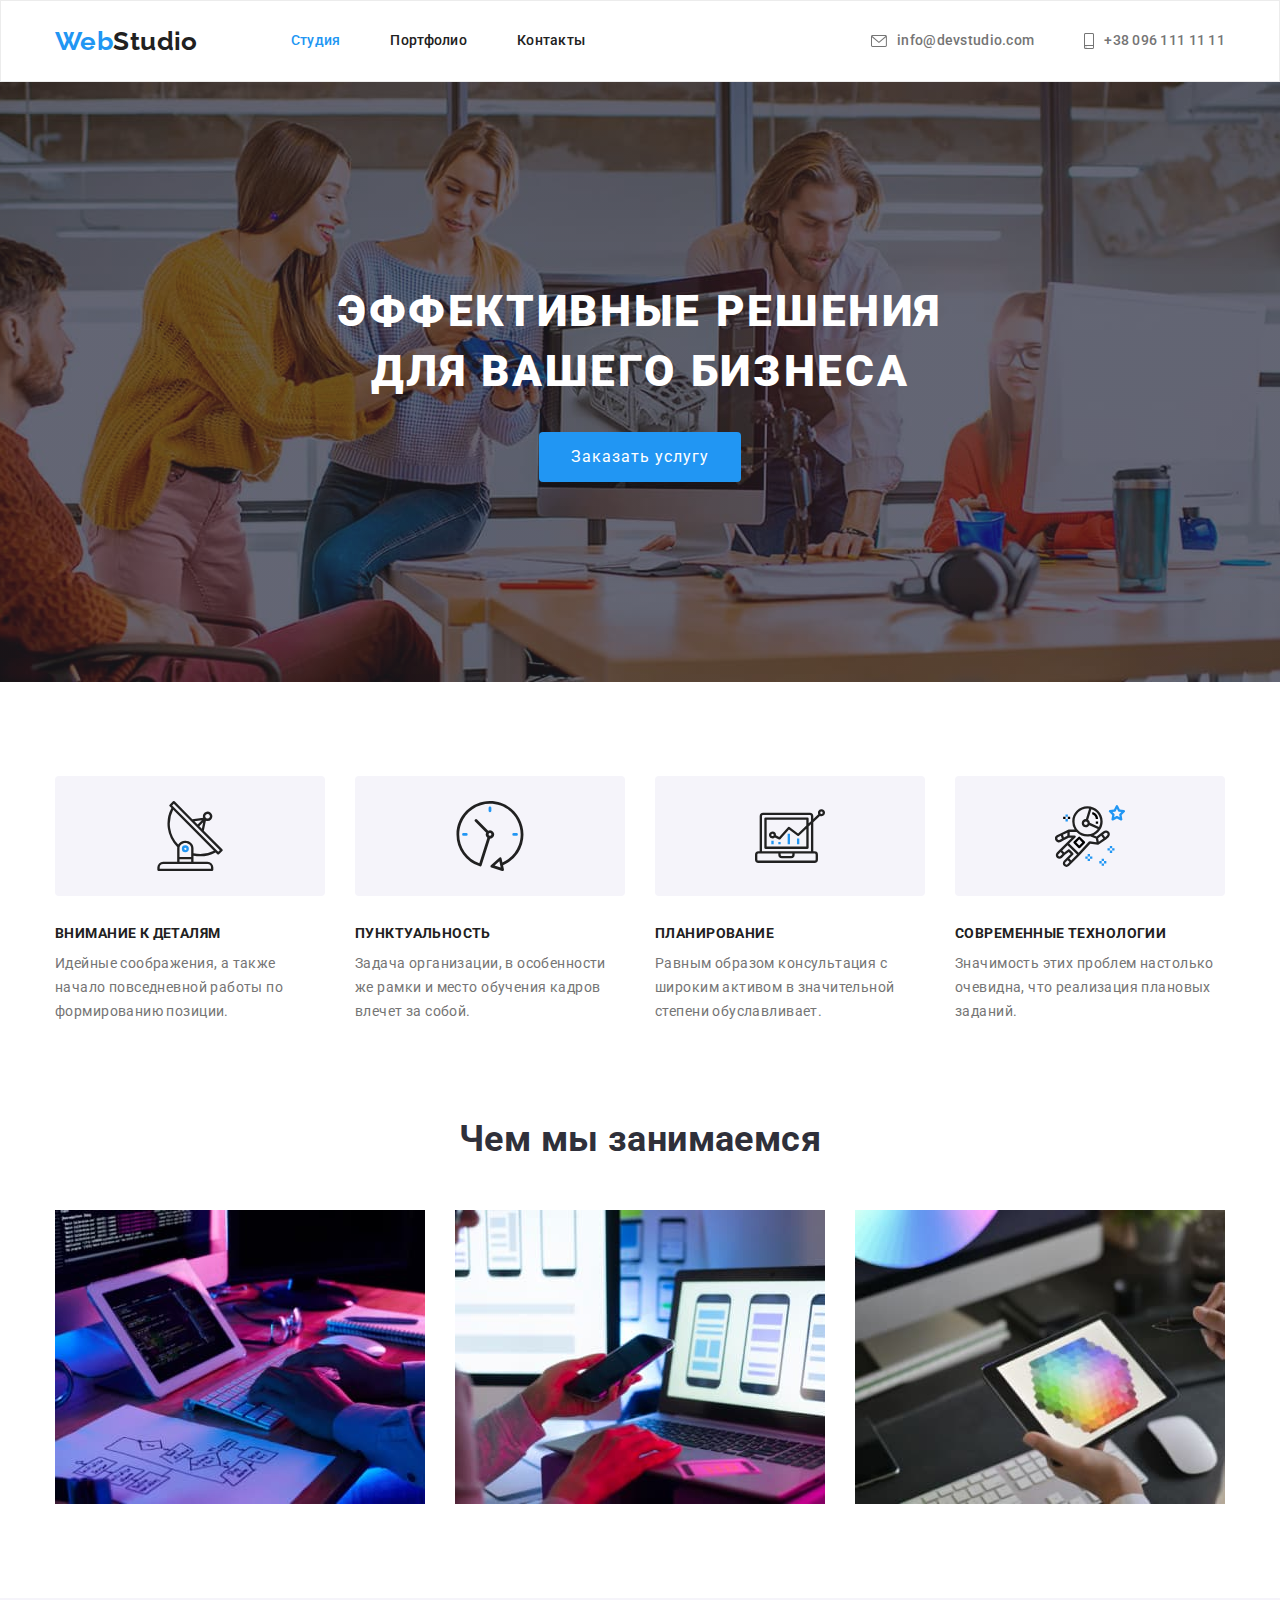
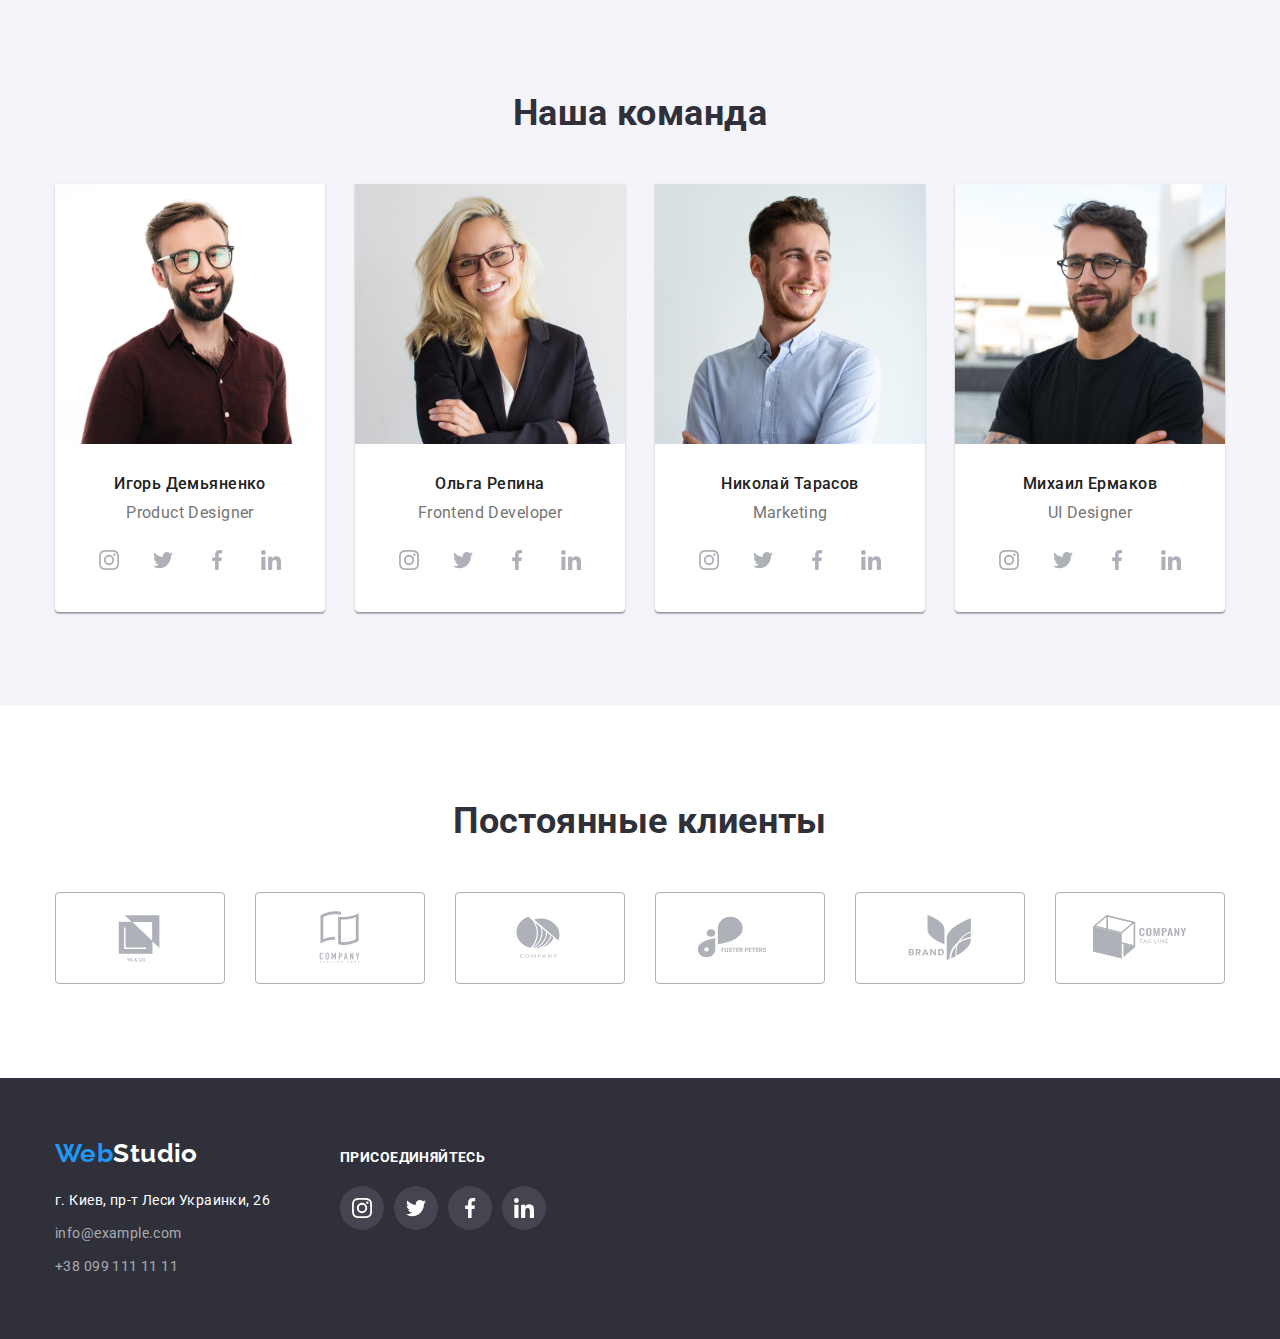
<file: index.html>
<!DOCTYPE html>
<html lang="ru">
  <head>
    <meta charset="UTF-8" />
    <meta http-equiv="X-UA-Compatible" content="IE=edge" />
    <meta name="viewport" content="width=device-width, initial-scale=1.0" />
    <title>WebStudio</title>
    <link rel="preconnect" href="https://fonts.googleapis.com" />
    <link rel="preconnect" href="https://fonts.gstatic.com" crossorigin />
    <link
      href="https://fonts.googleapis.com/css2?family=Raleway:wght@700&family=Roboto:wght@400;500;700;900&display=swap"
      rel="stylesheet"
    />
    <link
      rel="stylesheet"
      href="https://cdnjs.cloudflare.com/ajax/libs/modern-normalize/1.1.0/modern-normalize.min.css"
    />
    <link rel="stylesheet" href="css/styles.css" />
  </head>

  <body>
    <!-- Header -->
    <header class="header">
      <div class="container container-header">
        <!-- Header nav -->
        <nav class="header-nav">
          <a class="header-logo" href="./index.html"><span class="logo-studio">Web</span>Studio</a>
          <ul class="header-list">
            <li class="header-list-item">
              <a class="header-link current" href="./index.html">Студия</a>
            </li>
            <li class="header-list-item">
              <a class="header-link" href="./portfolio.html">Портфолио</a>
            </li>
            <li class="header-list-item"><a class="header-link" href="">Контакты</a></li>
          </ul>
        </nav>
        <!-- Header contact -->
        <ul class="header-contact">
          <!-- e-mail -->
          <li class="header-contact-item">
            <a class="header-link-contact" href="mailto:info@devstudio.com">
              <svg class="contact-icon" width="16" height="12">
                <use href="./images/icons.svg#icon-envelope"></use>
              </svg>
              info@devstudio.com
            </a>
          </li>
          <!-- phone number -->
          <li class="header-contact-item">
            <a class="header-link-contact" href="tel:+380961111111">
              <svg class="contact-icon" width="10" height="16">
                <use href="./images/icons.svg#icon-smartphone"></use>
              </svg>
              +38 096 111 11 11
            </a>
          </li>
        </ul>
      </div>
    </header>
    <!-- Main -->
    <main class="main">
      <!-- Lead banner -->
      <section class="section lead overlay">
        <div class="container-lead container">
          <h1 class="lead-slogan">Эффективные решения для вашего бизнеса</h1>
          <button class="lead-btn" type="button">Заказать услугу</button>
        </div>
      </section>
      <!-- Advantages section -->
      <section class="section advantages">
        <div class="container">
          <h2 class="visually-hidden">Преимущества</h2>
          <ul class="advantages-list">
            <li class="advantages-item">
              <div class="advantages-icon-box">
                <svg class="advantages-icon" width="70" height="70">
                  <use href="./images/icons.svg#icon-antenna"></use>
                </svg>
              </div>
              <h3 class="advantages-subtitle">Внимание к деталям</h3>
              <p class="advantages-desc">
                Идейные соображения, а также начало повседневной работы по формированию позиции.
              </p>
            </li>
            <li class="advantages-item">
              <div class="advantages-icon-box">
                <svg class="advantages-icon" width="70" height="70">
                  <use href="./images/icons.svg#icon-clock"></use>
                </svg>
              </div>
              <h3 class="advantages-subtitle">Пунктуальность</h3>
              <p class="advantages-desc">
                Задача организации, в особенности же рамки и место обучения кадров влечет за собой.
              </p>
            </li>
            <li class="advantages-item">
              <div class="advantages-icon-box">
                <svg class="advantages-icon" width="70" height="70">
                  <use href="./images/icons.svg#icon-computer-diagram"></use>
                </svg>
              </div>
              <h3 class="advantages-subtitle">Планирование</h3>
              <p class="advantages-desc">
                Равным образом консультация с широким активом в значительной степени обуславливает.
              </p>
            </li>
            <li class="advantages-item">
              <div class="advantages-icon-box">
                <svg class="advantages-icon" width="70" height="70">
                  <use href="./images/icons.svg#icon-astronaut"></use>
                </svg>
              </div>
              <h3 class="advantages-subtitle">Современные технологии</h3>
              <p class="advantages-desc">
                Значимость этих проблем настолько очевидна, что реализация плановых заданий.
              </p>
            </li>
          </ul>
        </div>
      </section>
      <!-- Activity section -->
      <section class="section activity">
        <div class="container-activity container">
          <h2 class="title">Чем мы занимаемся</h2>
          <ul class="activity-list">
            <li class="activity-item">
              <img
                class="activity-img"
                src="./images/our-working/coding.jpg"
                alt="верстка"
                width="370"
              />
            </li>
            <li class="activity-item">
              <img
                class="activity-img"
                src="./images/our-working/css.jpg"
                alt="стили"
                width="370"
              />
            </li>
            <li class="activity-item">
              <img
                class="activity-img"
                src="./images/our-working/coloring.jpg"
                alt="дизайн"
                width="370"
              />
            </li>
          </ul>
        </div>
      </section>
      <!-- Team section -->
      <section class="section team">
        <div class="container-team container">
          <h2 class="title">Наша команда</h2>
          <ul class="team-list">
            <li class="team-item">
              <img
                class="team-avatar"
                src="./images/team/igor-demjanenko.jpg"
                alt="Дизайнер продукта"
                width="270"
              />
              <div class="team-tank">
                <h3 class="team-name">Игорь Демьяненко</h3>
                <p class="team-position">Product Designer</p>
                <ul class="team-social-box">
                  <li class="team-social-item">
                    <a href="" class="team-social-link" target="_blank" rel="noopener noreferrer">
                      <svg class="team-social-icon" width="20px" height="20px">
                        <use href="./images/icons.svg#icon-instagram"></use>
                      </svg>
                    </a>
                  </li>
                  <li class="team-social-item">
                    <a href="" class="team-social-link" target="_blank" rel="noopener noreferrer">
                      <svg class="team-social-icon" width="20px" height="20px">
                        <use href="./images/icons.svg#icon-twitter"></use>
                      </svg>
                    </a>
                  </li>
                  <li class="team-social-item">
                    <a href="" class="team-social-link" target="_blank" rel="noopener noreferrer">
                      <svg class="team-social-icon" width="20px" height="20px">
                        <use href="./images/icons.svg#icon-facebook"></use>
                      </svg>
                    </a>
                  </li>
                  <li class="team-social-item">
                    <a href="" class="team-social-link" target="_blank" rel="noopener noreferrer">
                      <svg class="team-social-icon" width="20px" height="20px">
                        <use href="./images/icons.svg#icon-linkedin"></use>
                      </svg>
                    </a>
                  </li>
                </ul>
              </div>
            </li>
            <li class="team-item">
              <img
                class="team-avatar"
                src="./images/team/olga-repina.jpg"
                alt="Фронтенд зазработчик"
                width="270"
              />
              <div class="team-tank">
                <h3 class="team-name">Ольга Репина</h3>
                <p class="team-position">Frontend Developer</p>
                <ul class="team-social-box">
                  <li class="team-social-item">
                    <a href="" class="team-social-link" target="_blank" rel="noopener noreferrer">
                      <svg class="team-social-icon" width="20px" height="20px">
                        <use href="./images/icons.svg#icon-instagram"></use>
                      </svg>
                    </a>
                  </li>
                  <li class="team-social-item">
                    <a href="" class="team-social-link" target="_blank" rel="noopener noreferrer">
                      <svg class="team-social-icon" width="20px" height="20px">
                        <use href="./images/icons.svg#icon-twitter"></use>
                      </svg>
                    </a>
                  </li>
                  <li class="team-social-item">
                    <a href="" class="team-social-link" target="_blank" rel="noopener noreferrer">
                      <svg class="team-social-icon" width="20px" height="20px">
                        <use href="./images/icons.svg#icon-facebook"></use>
                      </svg>
                    </a>
                  </li>
                  <li class="team-social-item">
                    <a href="" class="team-social-link" target="_blank" rel="noopener noreferrer">
                      <svg class="team-social-icon" width="20px" height="20px">
                        <use href="./images/icons.svg#icon-linkedin"></use>
                      </svg>
                    </a>
                  </li>
                </ul>
              </div>
            </li>
            <li class="team-item">
              <img
                class="team-avatar"
                src="./images/team/nikolay-tarasov.jpg"
                alt="Маркетолог"
                width="270"
              />
              <div class="team-tank">
                <h3 class="team-name">Николай Тарасов</h3>
                <p class="team-position">Marketing</p>
                <ul class="team-social-box">
                  <li class="team-social-item">
                    <a href="" class="team-social-link" target="_blank" rel="noopener noreferrer">
                      <svg class="team-social-icon" width="20px" height="20px">
                        <use href="./images/icons.svg#icon-instagram"></use>
                      </svg>
                    </a>
                  </li>
                  <li class="team-social-item">
                    <a href="" class="team-social-link" target="_blank" rel="noopener noreferrer">
                      <svg class="team-social-icon" width="20px" height="20px">
                        <use href="./images/icons.svg#icon-twitter"></use>
                      </svg>
                    </a>
                  </li>
                  <li class="team-social-item">
                    <a href="" class="team-social-link" target="_blank" rel="noopener noreferrer">
                      <svg class="team-social-icon" width="20px" height="20px">
                        <use href="./images/icons.svg#icon-facebook"></use>
                      </svg>
                    </a>
                  </li>
                  <li class="team-social-item">
                    <a href="" class="team-social-link" target="_blank" rel="noopener noreferrer">
                      <svg class="team-social-icon" width="20px" height="20px">
                        <use href="./images/icons.svg#icon-linkedin"></use>
                      </svg>
                    </a>
                  </li>
                </ul>
              </div>
            </li>
            <li class="team-item">
              <img
                class="team-avatar"
                src="./images/team/mikhail-ermakov.jpg"
                alt="Дизайнер интерфейса"
                width="270"
              />
              <div class="team-tank">
                <h3 class="team-name">Михаил Ермаков</h3>
                <p class="team-position">UI Designer</p>
                <ul class="team-social-box">
                  <li class="team-social-item">
                    <a href="" class="team-social-link" target="_blank" rel="noopener noreferrer">
                      <svg class="team-social-icon" width="20px" height="20px">
                        <use href="./images/icons.svg#icon-instagram"></use>
                      </svg>
                    </a>
                  </li>
                  <li class="team-social-item">
                    <a href="" class="team-social-link" target="_blank" rel="noopener noreferrer">
                      <svg class="team-social-icon" width="20px" height="20px">
                        <use href="./images/icons.svg#icon-twitter"></use>
                      </svg>
                    </a>
                  </li>
                  <li class="team-social-item">
                    <a href="" class="team-social-link" target="_blank" rel="noopener noreferrer">
                      <svg class="team-social-icon" width="20px" height="20px">
                        <use href="./images/icons.svg#icon-facebook"></use>
                      </svg>
                    </a>
                  </li>
                  <li class="team-social-item">
                    <a href="" class="team-social-link" target="_blank" rel="noopener noreferrer">
                      <svg class="team-social-icon" width="20px" height="20px">
                        <use href="./images/icons.svg#icon-linkedin"></use>
                      </svg>
                    </a>
                  </li>
                </ul>
              </div>
            </li>
          </ul>
        </div>
      </section>
      <!-- Clients section -->
      <section class="section clients">
        <div class="container-clients container">
          <h2 class="title">Постоянные клиенты</h2>
          <ul class="clients-list">
            <li class="clients-item">
              <a class="clients-link" href="" target="_blank" rel="noopener noreferrer">
                <svg class="clients-icon" width="106px" height="60px">
                  <use href="./images/icons.svg#icon-logo-company-1"></use>
                </svg>
              </a>
            </li>
            <li class="clients-item">
              <a class="clients-link" href="" target="_blank" rel="noopener noreferrer">
                <svg class="clients-icon" width="106px" height="60px">
                  <use href="./images/icons.svg#icon-logo-company-2"></use>
                </svg>
              </a>
            </li>
            <li class="clients-item">
              <a class="clients-link" href="" target="_blank" rel="noopener noreferrer">
                <svg class="clients-icon" width="106px" height="60px">
                  <use href="./images/icons.svg#icon-logo-company-3"></use>
                </svg>
              </a>
            </li>
            <li class="clients-item">
              <a class="clients-link" href="" target="_blank" rel="noopener noreferrer">
                <svg class="clients-icon" width="106px" height="60px">
                  <use href="./images/icons.svg#icon-logo-company-4"></use>
                </svg>
              </a>
            </li>
            <li class="clients-item">
              <a class="clients-link" href="" target="_blank" rel="noopener noreferrer">
                <svg class="clients-icon" width="106px" height="60px">
                  <use href="./images/icons.svg#icon-logo-company-5"></use>
                </svg>
              </a>
            </li>
            <li class="clients-item">
              <a class="clients-link" href="" target="_blank" rel="noopener noreferrer">
                <svg class="clients-icon" width="106px" height="60px">
                  <use href="./images/icons.svg#icon-logo-company-6"></use>
                </svg>
              </a>
            </li>
          </ul>
        </div>
      </section>
    </main>
    <!-- Footer -->
    <footer class="footer">
      <div class="container footer-container">
        <!-- Footer contact -->
        <address class="footer-address">
          <a class="footer-logo" href="./index.html"><span class="logo-studio">Web</span>Studio</a>
          <ul class="footer-contact-list">
            <li class="footer-item">
              <a
                class="footer-map"
                href="https://goo.gl/maps/JT4i8a7Yn8ErTgSE8"
                target="_blank"
                rel="noopener noreferrer"
                >г. Киев, пр-т Леси Украинки, 26</a
              >
            </li>
            <li class="footer-item">
              <a class="footer-contact-link" href="mailto:info@example.com">info@example.com</a>
            </li>
            <li class="footer-item">
              <a class="footer-contact-link" href="tel:+380991111111">+38 099 111 11 11</a>
            </li>
          </ul>
        </address>
        <!-- Footer social -->
        <div class="footer-social">
          <h4 class="social-title">присоединяйтесь</h4>
          <ul class="footer-social-box">
            <li class="footer-social-item">
              <a href="" class="footer-social-link" target="_blank" rel="noopener noreferrer">
                <svg class="footer-social-icon" width="20px" height="20px">
                  <use href="./images/icons.svg#icon-instagram"></use>
                </svg>
              </a>
            </li>
            <li class="footer-social-item">
              <a href="" class="footer-social-link" target="_blank" rel="noopener noreferrer">
                <svg class="footer-social-icon" width="20px" height="20px">
                  <use href="./images/icons.svg#icon-twitter"></use>
                </svg>
              </a>
            </li>
            <li class="footer-social-item">
              <a href="" class="footer-social-link" target="_blank" rel="noopener noreferrer">
                <svg class="footer-social-icon" width="20px" height="20px">
                  <use href="./images/icons.svg#icon-facebook"></use>
                </svg>
              </a>
            </li>
            <li class="footer-social-item">
              <a href="" class="footer-social-link" target="_blank" rel="noopener noreferrer">
                <svg class="footer-social-icon" width="20px" height="20px">
                  <use href="./images/icons.svg#icon-linkedin"></use>
                </svg>
              </a>
            </li>
          </ul>
        </div>
      </div>
    </footer>
  </body>
</html>
</file>
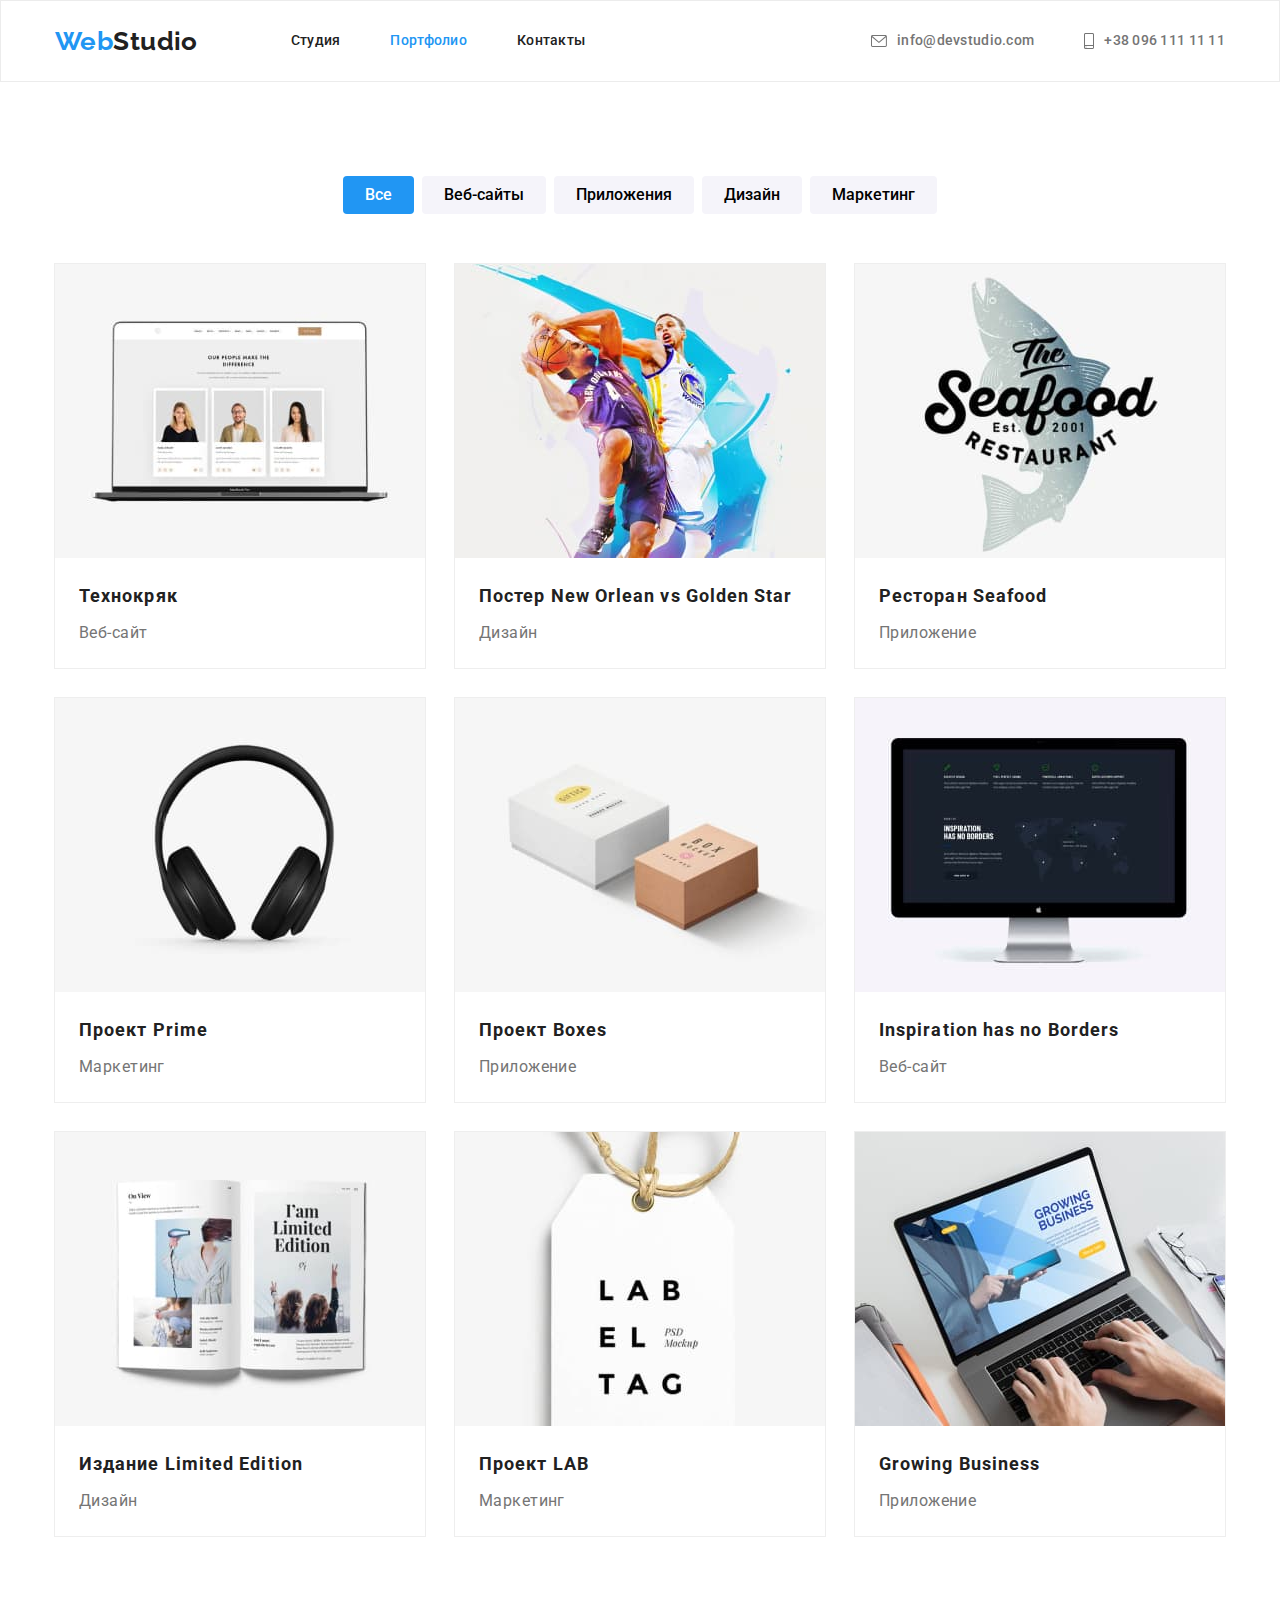
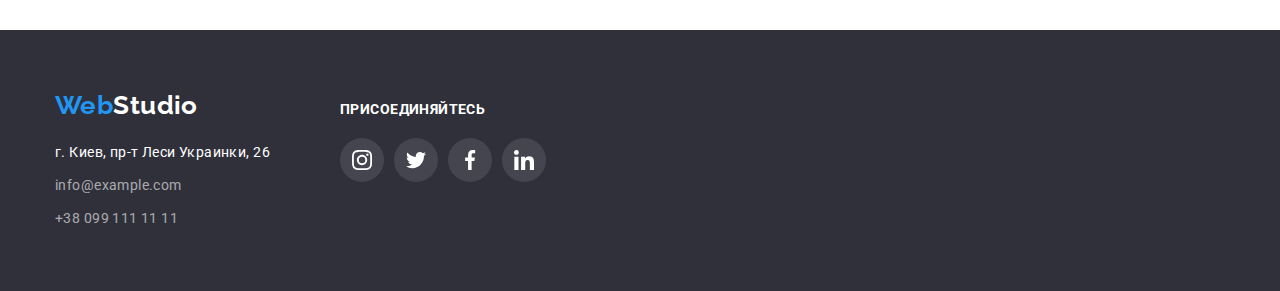
<file: portfolio.html>
<!DOCTYPE html>
<html lang="ru">
  <head>
    <meta charset="UTF-8" />
    <meta http-equiv="X-UA-Compatible" content="IE=edge" />
    <meta name="viewport" content="width=device-width, initial-scale=1.0" />
    <title>WebStudio</title>
    <link rel="preconnect" href="https://fonts.googleapis.com" />
    <link rel="preconnect" href="https://fonts.gstatic.com" crossorigin />
    <link
      href="https://fonts.googleapis.com/css2?family=Raleway:wght@700&family=Roboto:wght@400;500;700;900&display=swap"
      rel="stylesheet"
    />
    <link
      rel="stylesheet"
      href="https://cdnjs.cloudflare.com/ajax/libs/modern-normalize/1.1.0/modern-normalize.min.css"
    />
    <link rel="stylesheet" href="css/styles.css" />
  </head>
  <body>
    <!-- Header -->
    <header class="header">
      <div class="container container-header">
        <!-- Header nav -->
        <nav class="header-nav">
          <a class="header-logo" href="./index.html"><span class="logo-studio">Web</span>Studio</a>
          <ul class="header-list">
            <li class="header-list-item">
              <a class="header-link" href="./index.html">Студия</a>
            </li>
            <li class="header-list-item">
              <a class="header-link current" href="./portfolio.html">Портфолио</a>
            </li>
            <li class="header-list-item"><a class="header-link" href="">Контакты</a></li>
          </ul>
        </nav>
        <!-- Header contact -->
        <ul class="header-contact">
          <!-- e-mail -->
          <li class="header-contact-item">
            <a class="header-link-contact" href="mailto:info@devstudio.com">
              <svg class="contact-icon" width="16" height="12">
                <use href="./images/icons.svg#icon-envelope"></use>
              </svg>
              info@devstudio.com
            </a>
          </li>
          <!-- phone number -->
          <li class="header-contact-item">
            <a class="header-link-contact" href="tel:+380961111111">
              <svg class="contact-icon" width="10" height="16">
                <use href="./images/icons.svg#icon-smartphone"></use>
              </svg>
              +38 096 111 11 11
            </a>
          </li>
        </ul>
      </div>
    </header>
    <!-- Main -->
    <main class="main">
      <!-- Portfolio section -->
      <section class="section portfolio">
        <div class="container">
          <!-- Filter by projects -->
          <h1 class="visually-hidden">Примеры работ</h1>
          <ul class="filter-list">
            <li class="btn-item"><button class="filter-btn active" type="button">Все</button></li>
            <li class="btn-item"><button class="filter-btn" type="button">Веб-сайты</button></li>
            <li class="btn-item"><button class="filter-btn" type="button">Приложения</button></li>
            <li class="btn-item"><button class="filter-btn" type="button">Дизайн</button></li>
            <li class="btn-item"><button class="filter-btn" type="button">Маркетинг</button></li>
          </ul>
          <!-- Project examples -->
          <ul class="projects-list">
            <li class="projects-item">
              <a class="projects-link" href="" target="_blank" rel="noopener noreferrer">
                <img
                  class="projects-img"
                  src="./images/portfolio/tehnokryak.jpg"
                  alt="Технокряк"
                  width="370"
                  height="294"
                />
                <div class="project-tank">
                  <h3 class="projects-subtitle">Технокряк</h3>
                  <p class="projects-desc">Веб-сайт</p>
                </div>
              </a>
            </li>
            <li class="projects-item">
              <a class="projects-link" href="" target="_blank" rel="noopener noreferrer">
                <img
                  class="projects-img"
                  src="./images/portfolio/no-vs-gs.jpg"
                  alt="Постер New Orlean vs Golden Star"
                  width="370"
                  height="294"
                />
                <div class="project-tank">
                  <h3 class="projects-subtitle">Постер New Orlean vs Golden Star</h3>
                  <p class="projects-desc">Дизайн</p>
                </div>
              </a>
            </li>
            <li class="projects-item">
              <a class="projects-link" href="" target="_blank" rel="noopener noreferrer">
                <img
                  class="projects-img"
                  src="./images/portfolio/restaurant-seafood.jpg"
                  alt="Ресторан Seafood"
                  width="370"
                  height="294"
                />
                <div class="project-tank">
                  <h3 class="projects-subtitle">Ресторан Seafood</h3>
                  <p class="projects-desc">Приложение</p>
                </div>
              </a>
            </li>
            <li class="projects-item">
              <a class="projects-link" href="" target="_blank" rel="noopener noreferrer">
                <img
                  class="projects-img"
                  src="./images/portfolio/prime.jpg"
                  alt="Проект Prime"
                  width="370"
                  height="294"
                />
                <div class="project-tank">
                  <h3 class="projects-subtitle">Проект Prime</h3>
                  <p class="projects-desc">Маркетинг</p>
                </div>
              </a>
            </li>
            <li class="projects-item">
              <a class="projects-link" href="" target="_blank" rel="noopener noreferrer">
                <img
                  class="projects-img"
                  src="./images/portfolio/boxes.jpg"
                  alt="Проект Boxes"
                  width="370"
                  height="294"
                />
                <div class="project-tank">
                  <h3 class="projects-subtitle">Проект Boxes</h3>
                  <p class="projects-desc">Приложение</p>
                </div>
              </a>
            </li>
            <li class="projects-item">
              <a class="projects-link" href="" target="_blank" rel="noopener noreferrer">
                <img
                  class="projects-img"
                  src="./images/portfolio/inspiration-has-no-borders.jpg"
                  alt="Inspiration has no Borders"
                  width="370"
                  height="294"
                />
                <div class="project-tank">
                  <h3 class="projects-subtitle">Inspiration has no Borders</h3>
                  <p class="projects-desc">Веб-сайт</p>
                </div>
              </a>
            </li>
            <li class="projects-item">
              <a class="projects-link" href="" target="_blank" rel="noopener noreferrer">
                <img
                  class="projects-img"
                  src="./images/portfolio/limited-iditions.jpg"
                  alt="Издание Limited Edition"
                  width="370"
                  height="294"
                />
                <div class="project-tank">
                  <h3 class="projects-subtitle">Издание Limited Edition</h3>
                  <p class="projects-desc">Дизайн</p>
                </div>
              </a>
            </li>
            <li class="projects-item">
              <a class="projects-link" href="" target="_blank" rel="noopener noreferrer">
                <img
                  class="projects-img"
                  src="./images/portfolio/lab.jpg"
                  alt="Проект LAB"
                  width="370"
                  height="294"
                />
                <div class="project-tank">
                  <h3 class="projects-subtitle">Проект LAB</h3>
                  <p class="projects-desc">Маркетинг</p>
                </div>
              </a>
            </li>
            <li class="projects-item">
              <a class="projects-link" href="" target="_blank" rel="noopener noreferrer">
                <img
                  class="projects-img"
                  src="./images/portfolio/growing-business.jpg"
                  alt="Growing Business"
                  width="370"
                  height="294"
                />
                <div class="project-tank">
                  <h3 class="projects-subtitle">Growing Business</h3>
                  <p class="projects-desc">Приложение</p>
                </div>
              </a>
            </li>
          </ul>
        </div>
      </section>
    </main>
    <!-- Footer -->
    <footer class="footer">
      <div class="container footer-container">
        <!-- Footer contact -->
        <address class="footer-address">
          <a class="footer-logo" href="./index.html"><span class="logo-studio">Web</span>Studio</a>
          <ul class="footer-contact-list">
            <li class="footer-item">
              <a
                class="footer-map"
                href="https://goo.gl/maps/JT4i8a7Yn8ErTgSE8"
                target="_blank"
                rel="noopener noreferrer"
                >г. Киев, пр-т Леси Украинки, 26</a
              >
            </li>
            <li class="footer-item">
              <a class="footer-contact-link" href="mailto:info@example.com">info@example.com</a>
            </li>
            <li class="footer-item">
              <a class="footer-contact-link" href="tel:+380991111111">+38 099 111 11 11</a>
            </li>
          </ul>
        </address>
        <!-- Footer social -->
        <div class="footer-social">
          <h4 class="social-title">присоединяйтесь</h4>
          <ul class="footer-social-box">
            <li class="footer-social-item">
              <a href="" class="footer-social-link" target="_blank" rel="noopener noreferrer">
                <svg class="footer-social-icon" width="20px" height="20px">
                  <use href="./images/icons.svg#icon-instagram"></use>
                </svg>
              </a>
            </li>
            <li class="footer-social-item">
              <a href="" class="footer-social-link" target="_blank" rel="noopener noreferrer">
                <svg class="footer-social-icon" width="20px" height="20px">
                  <use href="./images/icons.svg#icon-twitter"></use>
                </svg>
              </a>
            </li>
            <li class="footer-social-item">
              <a href="" class="footer-social-link" target="_blank" rel="noopener noreferrer">
                <svg class="footer-social-icon" width="20px" height="20px">
                  <use href="./images/icons.svg#icon-facebook"></use>
                </svg>
              </a>
            </li>
            <li class="footer-social-item">
              <a href="" class="footer-social-link" target="_blank" rel="noopener noreferrer">
                <svg class="footer-social-icon" width="20px" height="20px">
                  <use href="./images/icons.svg#icon-linkedin"></use>
                </svg>
              </a>
            </li>
          </ul>
        </div>
      </div>
    </footer>
  </body>
</html>
</file>
<file: css/styles.css>
:root {
    /* fonts */
    --main-font: "Roboto";
    --logo-font: "Raleway";

    /* text color */
    --main-text-color: #212121;
    --secondary-text-color: #757575;
    --accent-text-color: #2196F3;
    --title-text-color: #FFFFFF;
    --social-icon-text: #AFB1B8;

    /* bg-colors */
    --main-bg-color: #FFFFFF;
    --secondary-bg-color: #F5F4FA;
    --title-bg-color: #2F303A;
    --accent-bg-color: #2196F3;
    
}

html {
    box-sizing: border-box;
}

*,
*::before,
*::after {
    box-sizing: inherit;
}

body {
    background-color: var(--main-bg-color);
    color: var(--main-text-color);
    font-family: var(--main-font), sans-serif;
    font-size: 14px;
    line-height: 1.14;
    letter-spacing: 0.03em;
    margin: 0;
}

/* Common style */
ul {
    list-style: none;
    margin: 0;
    padding: 0;
}

a {
    text-decoration: none;
}

img {
    display: block;
    max-width: 100%;
    height: auto;
}

h1, h2, h3, h4, p {
    margin: 0;
}

.container {
    width: 1200px;
    margin-left: auto;
    margin-right: auto;
    padding-left: 15px;
    padding-right: 15px;

    /* временно */
    /* outline: solid 2px tomato; */
}

.section {
    padding-top: 94px;
    padding-bottom: 94px;
}


.visually-hidden {
    position: absolute;
    width: 1px;
    height: 1px;
    margin: -1px;
    border: 0;
    padding: 0;

    white-space: nowrap;
    clip-path: inset(100%);
    clip: rect(0 0 0 0);
    overflow: hidden;
}

/* Header */
.header {
    background-color: var(--main-bg-color);
    border: 1px solid #ECECEC;
}

/* Container-header */

.container-header {
    display: flex;
    align-items: center;
}

/* Header-nav */

.header-nav {
    display: flex;
    align-items: center;
}

.header-logo {
    margin-right: 93px;
    font-family: var(--logo-font);
    font-weight: 700;
    font-size: 26px;
    line-height: 1.19;
    color: var(--main-text-color)
}

.logo-studio {
    color: var(--accent-text-color)
}

/* Header-list */

.header-list {
    display: flex;
}

.header-list .header-list-item:not(:last-child) {
    margin-right: 50px;
}

.header-link {
    display: block; 
    padding-top: 32px;
    padding-bottom: 32px;

    color: var(--main-text-color);

    font-weight: 500;
    line-height: 1.14;
    letter-spacing: 0.02em
}

.current {
    color: var(--accent-text-color);
}

.header-link:hover,
.header-link:focus {
    color: var(--accent-text-color)
}

/* Header contact */

.header-link-contact {
    display: flex;
    align-items: center;
    padding-top: 32px;
    padding-bottom: 32px;
    font-weight: 500;
    line-height: 1.14;
    letter-spacing: 0.02em;
    color: var(--secondary-text-color)
}

.header-link-contact:hover,
.header-link-contact:focus {
    color: var(--accent-text-color)
}

/* ВРЕМЕННЫЕ СЕЛЕКТОРЫ */

/* .header-list .header-list-item,
.header-contact .header-contact-item {
    outline: 1px solid tomato;
} */

.header-contact {
    display: flex;
    margin-left: auto;
}

.header-contact .header-contact-item:not(:last-child) {
    margin-right: 50px;
}

.contact-icon {
    margin-right: 10px;
    fill: currentColor;
}

/* Main */

/* Lead banner */

.lead {
    padding: 200px 0;
    background-color: var(--title-bg-color);
}

.container-lead {
    text-align: center;
}

.overlay {
    max-width: 1600px;
    height: 600px;
    margin-left: auto;
    margin-right: auto;
    background-image: linear-gradient(
        to right,
        rgba(47, 48, 58, 0.4),
        rgba(47, 48, 58, 0.4)
        ),
    url(../images/Background/Background-lead.jpg);
    background-repeat: no-repeat;
    background-position: center;
    background-size: cover;
}

.lead-slogan {
    width: 696px;
    margin: 0 auto 30px;
    font-weight: 900;
    font-size: 44px;
    line-height: 1.36;
    letter-spacing: 0.06em;
    text-align: center;
    text-transform: uppercase;
    color: var(--title-text-color)
}

.lead-btn {
    border-radius: 4px;
    padding: 10px 32px;
    font-family: inherit;
    font-size: 16px;
    line-height: 1.88;
    letter-spacing: 0.06em;
    color: var(--title-text-color);
    background: var(--accent-bg-color);
    border: none;
    cursor: pointer;
}

.lead-btn:hover,
.lead-btn:focus {
    background: #188CE8;
}

/* Advantages section */

.advantages-list {
    display: flex;
}

.advantages-list .advantages-item:not(:last-child) {
    margin-right: 30px;
}

.advantages-item {
    width: 270px;
}

.advantages-icon-box {
    display: flex;
    justify-content: center;
    align-items: center;
    margin-bottom: 30px;
    height: 120px;
    background:var(--secondary-bg-color);
    border-radius: 4px;
}

.advantages-subtitle {
    margin-bottom: 10px;
    font-size: 14px;
    line-height: 1.14;
    text-transform: uppercase;
}

.advantages-desc {
    line-height: 1.71;
    color: var(--secondary-text-color)
}

/* Activity section */

.activity {
    padding-top: 0;
}

.container-activity {
    text-align: center;
}

.activity-list {
    display: flex;
}

.activity-list .activity-item:not(:last-child) {
    margin-right: 30px;
}

.title {
    margin-bottom: 50px;
    font-size: 36px;
    line-height: 1.17;
    color: var(--title-bg-color)
}

/* Team section */

.team {
    background-color: var(--secondary-bg-color);
}

.container-team {
    text-align: center;
}

.team-list {
    display: flex;
}

.team-list .team-item:not(:last-child) {
    margin-right: 30px;
}

.team-item {
    background-color: var(--main-bg-color);
    box-shadow: 0px 1px 3px rgba(0, 0, 0, 0.12), 0px 1px 1px rgba(0, 0, 0, 0.14), 0px 2px 1px rgba(0, 0, 0, 0.2);
    border-radius: 0px 0px 4px 4px;
}

.team-tank {
    padding-top: 30px;
    padding-bottom: 30px;
}

.team-name {
    margin-bottom: 10px;
    font-weight: 500;
    font-size: 16px;
    line-height: 1.19;
    text-align: center;
}

.team-position {
    margin-bottom: 16px;
    font-size: 16px;
    line-height: 1.19;
    text-align: center;
    color: var(--secondary-text-color)
}

.team-social-box {
    display: flex;
    align-items: center;
    justify-content: center;
}

.team-social-link {
    display: flex;
    align-items: center;
    justify-content: center;
    width: 44px;
    height: 44px;
    background-color: var(--main-bg-color);
    border-radius: 50%;
}

.team-social-link:hover .team-social-icon,
.team-social-link:focus .team-social-icon {
    fill:var(--title-text-color)
}

.team-social-link:hover,
.team-social-link:focus {
    background-color: var(--accent-bg-color);
}

.team-social-item:not(:last-child) {
    margin-right: 10px;
}

.team-social-icon {
    fill:var(--social-icon-text)
}

/* Clients section */

.container-clients {
    text-align: center;
}

.clients-list {
    display: flex;
}

.clients-link {
    display: flex;
    align-items: center;
    justify-content: center;
    width: 170px;
    height: 92px;
    border: 1px solid var(--social-icon-text);
    border-radius: 4px;
}

.clients-item:not(:last-child) {
    margin-right: 30px;
}

.clients-icon {
    fill: var(--social-icon-text)
}

.clients-link:hover,
.clients-link:focus {
    border: 1px solid var(--accent-text-color);
}

.clients-link:hover .clients-icon,
.clients-link:focus .clients-icon {
    fill: var(--accent-text-color);
}

/* Portfolio section */

/* Filter by projects */

.filter-btn {
    border-radius: 4px;
    padding: 6px 22px;
    font-family: inherit;
    font-weight: 500;
    font-size: 16px;
    line-height: 1.62;
    text-align: center;
    background-color: var(--secondary-bg-color);
    border: none;
    cursor: pointer;
}

.filter-btn:hover,
.filter-btn:focus {
    color: var(--title-text-color);
    background: var(--accent-bg-color);
    box-shadow: 0px 3px 1px rgba(0, 0, 0, 0.1), 0px 1px 2px rgba(0, 0, 0, 0.08), 0px 2px 2px rgba(0, 0, 0, 0.12)
}

.active {
    color: var(--title-text-color);
    background-color: var(--accent-bg-color)
}

.filter-list {
    margin-bottom: 50px;
    display: flex;
    justify-content: center;
}

.filter-list .btn-item:not(:last-child) {
    margin-right: 8px;
}

/* Project examples */

.projects-list {
    display: flex;
    flex-wrap: wrap;
}

.projects-item {
    margin-right: 30px;
    margin-bottom: 30px;
    background-color: var(--main-bg-color);
    outline: 1px solid #EEEEEE;
}

.projects-list .projects-item:nth-child(3n) {
    margin-right: 0;
}

.projects-item:nth-last-child(-n + 3) {
    margin-bottom: 0;
}

.project-tank {
    padding: 20px 24px;
}

.projects-subtitle {
    margin-bottom: 4px;
    font-size: 18px;
    line-height: 2;
    letter-spacing: 0.06em;
    color: var(--main-text-color);
}

.projects-desc {
    font-size: 16px;
    line-height: 1.88;
    color: var(--secondary-text-color)
}

.projects-link {
    display: block;
}

.projects-link:hover,
.projects-link:focus {
    box-shadow: 0px 1px 1px rgba(0, 0, 0, 0.12), 0px 4px 4px rgba(0, 0, 0, 0.06), 1px 4px 6px rgba(0, 0, 0, 0.16);
}

/* Footer */

.footer {
    padding-top: 60px;
    padding-bottom: 60px;
    background-color: var(--title-bg-color);
}

.footer-container {
    display: flex;
    align-items: baseline;
}

.footer-address {
    margin-right: 70px;
}

.footer-logo {
    display: block;
    margin-bottom: 20px;
    font-family: var(--logo-font);
    font-weight: 700;
    font-style:normal;
    font-size: 26px;
    line-height: 1.19;
    color: var(--title-text-color);
}

.footer-contact-link {
    font-style: normal;
    line-height: 1.71;
    color: rgba(255, 255, 255, 0.6);
}

.footer-contact-link:hover,
.footer-contact-link:focus {
    color: var(--accent-text-color)
}

.footer-contact-list .footer-item:not(:last-child) {
    margin-bottom: 9px;
}

.footer-map {
    font-style: normal;
    line-height: 1.71;
    color: var(--title-text-color)
}

.social-title {
    margin-bottom: 20px;
    font-size: 14px;
    line-height: 1.14;
    letter-spacing: 0.03em;
    text-transform: uppercase;
    color: var(--title-text-color);
}

.footer-social-box {
    display: flex;
    justify-content: center;
}

.footer-social-link {
    display: flex;
    align-items: center;
    justify-content: center;
    width: 44px;
    height: 44px;
    background: rgba(255, 255, 255, 0.1);
    border-radius: 50%;
}

.footer-social-link:hover .footer-social-icon,
.footer-social-link:focus .footer-social-icon {
    fill: var(--title-text-color)
}

.footer-social-link:hover,
.footer-social-link:focus {
    background-color: var(--accent-bg-color);
}

.footer-social-item:not(:last-child) {
    margin-right: 10px;
}

.footer-social-icon {
    margin: auto;
    fill: var(--title-text-color)
}
</file>
